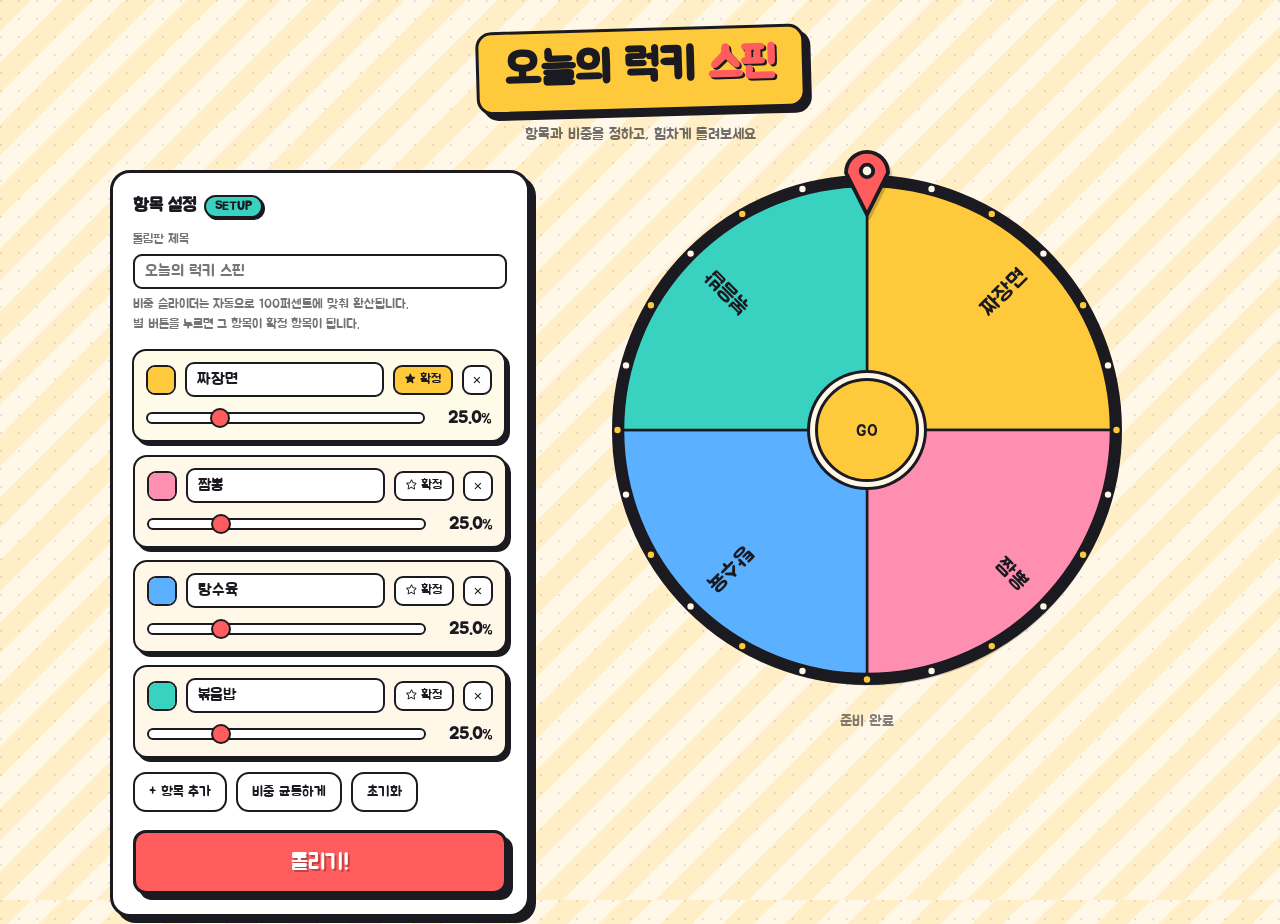
<file: 002.html>
<!DOCTYPE html>
<html lang="ko">
<head>
<meta charset="utf-8">
<meta name="viewport" content="width=device-width, initial-scale=1">
<title>럭키 스핀 · 돌림판</title>
<link rel="preconnect" href="https://fonts.googleapis.com">
<link rel="preconnect" href="https://fonts.gstatic.com" crossorigin>
<link href="https://fonts.googleapis.com/css2?family=Jua&family=Gaegu:wght@700&display=swap" rel="stylesheet">
<style>
:root{
  --ink:#1b1a20;
  --cream:#fff7e8;
  --cream2:#ffeccb;
  --coral:#ff5d5d;
  --yellow:#ffc93c;
  --mint:#39d2c0;
  --sky:#5bb0ff;
  --grape:#a889ff;
  --pink:#ff8fb1;
  --shadow:6px 6px 0 var(--ink);
  --shadow-sm:4px 4px 0 var(--ink);
  --font:'Jua','Apple SD Gothic Neo','Pretendard','Malgun Gothic',sans-serif;
}
*{box-sizing:border-box;margin:0;padding:0}
html,body{height:100%}
body{
  font-family:var(--font);
  color:var(--ink);
  background-color:var(--cream);
  background-image:
    radial-gradient(circle at 1px 1px, rgba(27,26,32,.10) 1px, transparent 0),
    repeating-linear-gradient(135deg, rgba(255,201,60,.20) 0 22px, transparent 22px 44px);
  background-size:18px 18px, auto;
  min-height:100%;
  padding:28px 20px 56px;
  -webkit-font-smoothing:antialiased;
}

/* ── 헤더 ───────────────────────────── */
.brand{text-align:center;margin-bottom:26px}
.brand h1{
  display:inline-block;
  font-size:clamp(28px,4.4vw,44px);
  letter-spacing:-.5px;
  background:var(--yellow);
  border:3px solid var(--ink);
  border-radius:16px;
  padding:10px 26px 12px;
  box-shadow:var(--shadow);
  transform:rotate(-1.6deg);
}
.brand h1 em{font-style:normal;color:var(--coral);text-shadow:2px 2px 0 var(--ink)}
.brand p{margin-top:14px;font-size:15px;opacity:.62}

/* ── 레이아웃 ────────────────────────── */
.layout{
  max-width:1060px;margin:0 auto;
  display:grid;grid-template-columns:minmax(320px,420px) 1fr;
  gap:34px;align-items:start;
  transition:grid-template-columns .5s ease;
}
body.mode-spin .layout{grid-template-columns:0fr 1fr;gap:0}
body.mode-spin .brand p,
body.mode-shared .brand p{display:none}
body.mode-shared .layout{grid-template-columns:1fr;max-width:640px}
body.mode-shared #setup,
body.mode-shared #backBtn{display:none}
body.mode-spin #setup{opacity:0;transform:translateX(-24px) scale(.96);pointer-events:none;visibility:hidden}
#setup{transition:opacity .35s ease, transform .35s ease;min-width:0}

.panel{
  background:#fff;border:3px solid var(--ink);border-radius:20px;
  box-shadow:var(--shadow);padding:22px 20px 20px;
}
.panel h2{
  font-size:18px;display:flex;align-items:center;gap:8px;margin-bottom:4px;
}
.panel h2 .tag{
  font-size:12px;background:var(--mint);border:2px solid var(--ink);
  border-radius:999px;padding:2px 9px;box-shadow:2px 2px 0 var(--ink);
}
.hint{font-size:13px;opacity:.6;margin:6px 0 16px;line-height:1.5}

/* ── 항목 행 ────────────────────────── */
.rows{display:flex;flex-direction:column;gap:12px}
.row{
  border:2.5px solid var(--ink);border-radius:14px;padding:11px 12px 12px;
  background:var(--cream);box-shadow:var(--shadow-sm);
  transition:transform .16s ease, background .16s ease;
}
.row.is-target{background:#fffbe9;transform:translate(-1px,-1px)}
.row-top{display:flex;align-items:center;gap:9px}
.swatch{
  width:30px;height:30px;flex:none;padding:0;border:2.5px solid var(--ink);
  border-radius:9px;cursor:pointer;background:none;overflow:hidden;
}
.swatch::-webkit-color-swatch-wrapper{padding:0}
.swatch::-webkit-color-swatch{border:none;border-radius:5px}
.swatch::-moz-color-swatch{border:none;border-radius:5px}
.name{
  flex:1;min-width:0;font-family:var(--font);font-size:15.5px;color:var(--ink);
  border:2.5px solid var(--ink);border-radius:9px;padding:6px 10px;background:#fff;
}
.name:focus{outline:none;box-shadow:0 0 0 3px var(--yellow)}
.iconbtn{
  width:30px;height:30px;flex:none;border:2.5px solid var(--ink);border-radius:9px;
  background:#fff;cursor:pointer;font-size:15px;line-height:1;color:var(--ink);
  display:grid;place-items:center;transition:background .14s ease,transform .1s ease;
}
.iconbtn:hover{background:var(--coral);color:#fff}
.iconbtn:active{transform:translate(1px,1px)}
.star{font-family:var(--font);font-size:13px;padding:0 10px;width:auto;gap:4px;white-space:nowrap}
.row.is-target .star{background:var(--yellow)}
.row.is-target .star:hover{background:var(--yellow);color:var(--ink)}

.row-bot{display:flex;align-items:center;gap:11px;margin-top:10px}
input[type=range]{
  -webkit-appearance:none;appearance:none;flex:1;height:12px;border-radius:99px;
  border:2.5px solid var(--ink);background:#fff;cursor:pointer;
}
input[type=range]::-webkit-slider-thumb{
  -webkit-appearance:none;width:20px;height:20px;border-radius:50%;
  background:var(--coral);border:2.5px solid var(--ink);cursor:grab;
}
input[type=range]::-moz-range-thumb{
  width:16px;height:16px;border-radius:50%;background:var(--coral);
  border:2.5px solid var(--ink);cursor:grab;
}
.pct{
  font-size:14px;min-width:56px;text-align:right;font-variant-numeric:tabular-nums;
}
.pct b{font-size:17px}

/* ── 버튼 ───────────────────────────── */
.btn{
  font-family:var(--font);font-size:16px;color:var(--ink);cursor:pointer;
  border:3px solid var(--ink);border-radius:13px;padding:11px 18px;background:#fff;
  box-shadow:var(--shadow-sm);transition:transform .1s ease, box-shadow .1s ease, background .16s ease;
}
.btn:hover{background:var(--cream2)}
.btn:active{transform:translate(4px,4px);box-shadow:0 0 0 var(--ink)}
.btn.ghost{box-shadow:none;border-width:2.5px;padding:9px 14px;font-size:14px}
.btn.ghost:active{transform:translate(2px,2px)}
.btn.go{
  width:100%;margin-top:18px;font-size:22px;padding:15px;background:var(--coral);color:#fff;
  box-shadow:var(--shadow);text-shadow:2px 2px 0 rgba(0,0,0,.25);
}
.btn.go:hover{background:#ff4747}
.btn.go:disabled{background:#d9d6cf;color:#8a8780;cursor:not-allowed;text-shadow:none}
.btn.go:disabled:active{transform:none;box-shadow:var(--shadow)}
.toolbar{display:flex;gap:9px;margin-top:14px;flex-wrap:wrap}
.field{display:flex;flex-direction:column;gap:6px;margin:14px 0 2px}
.field span{font-size:13px;opacity:.6}
.field .name{flex:none;width:100%}

.share{display:none;margin-top:2px;max-width:360px;text-align:center}
body.mode-spin .share{display:block}
body.is-spinning .share,
body.mode-shared .share{display:none}
.share .btn{width:100%;background:var(--grape);color:#fff;box-shadow:var(--shadow-sm)}
.share .btn:hover{background:#9575ff}
.share p{font-size:12.5px;opacity:.55;margin-top:8px;line-height:1.55}
.toast{
  position:fixed;left:50%;bottom:26px;transform:translate(-50%,20px);
  background:var(--ink);color:var(--cream);border-radius:12px;padding:11px 20px;
  font-size:14px;box-shadow:var(--shadow-sm);opacity:0;pointer-events:none;z-index:60;
  transition:opacity .25s ease, transform .25s ease;
}
.toast.show{opacity:1;transform:translate(-50%,0)}

/* ── 돌림판 ─────────────────────────── */
.stage{display:flex;flex-direction:column;align-items:center;gap:22px;min-width:0}
.wheel-box{position:relative;width:min(78vw,520px);aspect-ratio:1;flex:none}
.pointer{
  position:absolute;top:-22px;left:50%;transform:translateX(-50%);
  z-index:3;width:clamp(46px,11%,60px);height:auto;overflow:visible;
  filter:drop-shadow(2px 3px 0 rgba(27,26,32,.22));
  transform-origin:50% 22%;
}
body.is-spinning .pointer{animation:tick .12s linear infinite}
@keyframes tick{0%,100%{transform:translateX(-50%) rotate(-6deg)}50%{transform:translateX(-50%) rotate(6deg)}}
.wheel-rot{width:100%;height:100%;will-change:transform}
canvas#wheel{width:100%;height:100%;display:block}
.hub{
  position:absolute;top:50%;left:50%;z-index:4;
  transform:translate(-50%,-50%);
  width:20%;height:20%;border-radius:50%;border:3px solid var(--ink);
  background:var(--yellow);
  box-shadow:0 0 0 5px var(--cream), 0 0 0 8px var(--ink);
  display:grid;place-items:center;font-size:clamp(12px,2.2vw,17px);
  letter-spacing:.5px;cursor:pointer;padding:0;
  transition:transform .12s ease, background .16s ease;
  font-family:var(--font);color:var(--ink);
}
.hub:hover{background:#ffd662}
.hub:active{transform:translate(-50%,-50%) scale(.93)}
.hub:disabled{background:#e8e4da;cursor:default}

/* ── 결과 ───────────────────────────── */
.result{
  display:flex;flex-direction:column;align-items:center;gap:16px;
  opacity:0;transform:translateY(10px) scale(.9);pointer-events:none;
  transition:opacity .3s ease, transform .3s cubic-bezier(.2,1.5,.4,1);
}
.result.show{opacity:1;transform:none;pointer-events:auto}
.ribbon{
  background:var(--mint);border:3px solid var(--ink);border-radius:18px;
  box-shadow:var(--shadow);padding:14px 30px 16px;text-align:center;transform:rotate(-1deg);
}
.ribbon small{display:block;font-size:13px;opacity:.7;letter-spacing:2px}
.ribbon strong{display:block;font-size:clamp(26px,4.6vw,40px);line-height:1.25;margin-top:2px;
  word-break:keep-all;max-width:11em}
.result .toolbar{justify-content:center;margin:0}
.status{font-size:15px;opacity:.55;height:20px}
#confetti{position:fixed;inset:0;pointer-events:none;z-index:50}
.warn{
  font-size:13px;color:#c62828;background:#ffe9e9;border:2px solid #c62828;
  border-radius:10px;padding:7px 10px;margin-top:12px;display:none;
}
.warn.show{display:block}

@media (max-width:900px){
  .layout{grid-template-columns:1fr}
  body.mode-spin .layout{grid-template-columns:1fr}
  body.mode-spin #setup{display:none}
  .wheel-box{width:min(88vw,460px)}
}
</style>
</head>
<body class="mode-setup">

<div class="brand">
  <h1 id="brandTitle">오늘의 <em>럭키 스핀</em></h1>
  <p>항목과 비중을 정하고, 힘차게 돌려보세요</p>
</div>

<div class="layout">
  <!-- 설정 패널 -->
  <section class="panel" id="setup">
    <h2>항목 설정 <span class="tag">SETUP</span></h2>
    <label class="field">
      <span>돌림판 제목</span>
      <input class="name" id="titleInput" type="text" maxlength="24" placeholder="오늘의 럭키 스핀">
    </label>
    <p class="hint">비중 슬라이더는 자동으로 100퍼센트에 맞춰 환산됩니다.<br>별 버튼을 누르면 그 항목이 확정 항목이 됩니다.</p>
    <div class="rows" id="rows"></div>
    <div class="toolbar">
      <button class="btn ghost" id="addBtn">+ 항목 추가</button>
      <button class="btn ghost" id="evenBtn">비중 균등하게</button>
      <button class="btn ghost" id="resetBtn">초기화</button>
    </div>
    <div class="warn" id="warn"></div>
    <button class="btn go" id="spinBtn">돌리기!</button>
  </section>

  <!-- 돌림판 -->
  <section class="stage">
    <div class="wheel-box">
      <svg class="pointer" viewBox="0 0 60 74" aria-hidden="true">
        <path d="M30 70 L8 26 A22 22 0 1 1 52 26 Z" fill="#ff5d5d" stroke="#1b1a20" stroke-width="4" stroke-linejoin="round"/>
        <circle cx="30" cy="24" r="6.5" fill="#fff7e8" stroke="#1b1a20" stroke-width="4"/>
      </svg>
      <div class="wheel-rot" id="rot"><canvas id="wheel"></canvas></div>
      <button class="hub" id="hub">GO</button>
    </div>
    <p class="status" id="status">준비 완료</p>
    <div class="share" id="spinTools">
      <button class="btn" id="shareBtn">공유용 파일 만들기</button>
      <p>지금 설정 그대로 담긴 HTML 파일을 내려받습니다.<br>
         받은 사람에게는 돌림판만 보이고 설정 화면은 나타나지 않습니다.</p>
    </div>
    <div class="result" id="result">
      <div class="ribbon"><small>당첨</small><strong id="winner">-</strong></div>
      <div class="toolbar">
        <button class="btn" id="againBtn">다시 돌리기</button>
        <button class="btn ghost" id="backBtn">설정으로 돌아가기</button>
      </div>
    </div>
  </section>
</div>

<canvas id="confetti"></canvas>
<div class="toast" id="toast"></div>

<script id="shared-config">/* 공유용 파일을 만들 때 이 자리에 설정이 채워집니다. */</script>

<script>
/* ══════════════════════════════════════════════════════
   순수 계산 로직 (외부 검증 대상)
   각도 단위: 도(deg). 12시 방향을 0도로 두고 시계 방향으로 증가.
   ══════════════════════════════════════════════════════ */

/** 항목 목록을 누적 비율에 따른 부채꼴 구간으로 환산한다. */
function computeSegments(items){
  const weights = items.map(it => Math.max(1, Number(it.weight) || 1));
  const total = weights.reduce((a, b) => a + b, 0);
  let acc = 0;
  return items.map((it, i) => {
    const pct = weights[i] / total * 100;
    const start = acc * 3.6;
    acc += pct;
    return { index:i, name:it.name, color:it.color, pct, start, end: acc * 3.6 };
  });
}

/** 확정 항목의 부채꼴 안에서, 경계에 붙지 않는 임의의 정지 지점을 고른다. */
const EDGE_MARGIN = 0.08;
function pickTargetAngle(seg, rnd){
  const span = seg.end - seg.start;
  const inset = span * EDGE_MARGIN;
  return seg.start + inset + rnd() * (span - inset * 2);
}

/** 현재 회전각에서 목표 지점이 포인터에 정확히 오도록 최종 회전각을 계산한다. */
function computeSpin(currentRotation, targetAngle, turns){
  const norm = (((-targetAngle - currentRotation) % 360) + 360) % 360;
  return currentRotation + turns * 360 + norm;
}

/** 특정 회전각일 때 포인터가 가리키는 부채꼴을 찾는다. (검증용) */
function segmentAtPointer(segments, rotation){
  const local = ((-rotation % 360) + 360) % 360;
  for (const s of segments){
    if (local >= s.start && local < s.end) return s;
  }
  return segments[segments.length - 1];
}

if (typeof module !== 'undefined' && module.exports){
  module.exports = { computeSegments, pickTargetAngle, computeSpin, segmentAtPointer };
}
</script>

<script>
(function(){
if (typeof document === 'undefined') return;

const PALETTE = ['#ffc93c','#ff8fb1','#5bb0ff','#39d2c0','#a889ff','#ff9d5c','#9be564','#ff5d5d'];
const DEFAULTS = [
  { name:'짜장면', weight:25 },
  { name:'짬뽕',   weight:25 },
  { name:'탕수육', weight:25 },
  { name:'볶음밥', weight:25 },
];

const DEFAULT_TITLE = '오늘의 럭키 스핀';
let items = [];
let title = DEFAULT_TITLE;
let targetId = null;
let uid = 0;
let rotation = 0;
let spinning = false;

const $ = id => document.getElementById(id);
const rowsEl = $('rows'), warnEl = $('warn'), statusEl = $('status');
const rotEl = $('rot'), hubEl = $('hub'), resultEl = $('result'), winnerEl = $('winner');
const canvas = $('wheel'), ctx = canvas.getContext('2d');
const titleEl = $('brandTitle'), titleInput = $('titleInput');

/** 제목의 마지막 낱말만 강조색으로 표시한다. */
function renderTitle(){
  const t = title.trim() || DEFAULT_TITLE;
  const i = t.lastIndexOf(' ');
  titleEl.textContent = i > 0 ? t.slice(0, i + 1) : '';
  const em = document.createElement('em');
  em.textContent = i > 0 ? t.slice(i + 1) : t;
  titleEl.appendChild(em);
  document.title = t + ' · 돌림판';
}

/* ── 상태 ────────────────────────────── */
function makeItem(name, weight){
  return { id: ++uid, name, weight, color: PALETTE[(uid - 1) % PALETTE.length] };
}
function reset(){
  uid = 0;
  items = DEFAULTS.map(d => makeItem(d.name, d.weight));
  title = DEFAULT_TITLE;
  titleInput.value = '';
  renderTitle();
  targetId = items[0].id;
  rotation = 0;
  rotEl.style.transition = 'none';
  rotEl.style.transform = 'rotate(0deg)';
  renderRows(); draw();
}
function segments(){
  return computeSegments(items.map((it, i) => ({
    name: it.name.trim() || ('항목 ' + (i + 1)),
    weight: it.weight,
    color: it.color,
  })));
}

/* ── 설정 화면 렌더링 ─────────────────── */
function renderRows(){
  const segs = segments();
  rowsEl.innerHTML = '';
  items.forEach((it, i) => {
    const seg = segs[i];
    const row = document.createElement('div');
    row.className = 'row' + (it.id === targetId ? ' is-target' : '');
    row.innerHTML =
      '<div class="row-top">' +
        '<input class="swatch" type="color" value="' + it.color + '" title="색상 변경">' +
        '<input class="name" type="text" maxlength="14" placeholder="항목 ' + (i + 1) + '">' +
        '<button class="iconbtn star" title="확정 항목으로 지정">' +
          (it.id === targetId ? '★ 확정' : '☆ 확정') +
        '</button>' +
        '<button class="iconbtn del" title="삭제">×</button>' +
      '</div>' +
      '<div class="row-bot">' +
        '<input type="range" min="1" max="100" value="' + it.weight + '">' +
        '<span class="pct"><b>' + seg.pct.toFixed(1) + '</b>%</span>' +
      '</div>';

    row.querySelector('.name').value = it.name;
    row.querySelector('.name').addEventListener('input', e => {
      it.name = e.target.value; draw();
    });
    row.querySelector('.swatch').addEventListener('input', e => {
      it.color = e.target.value; draw();
    });
    row.querySelector('input[type=range]').addEventListener('input', e => {
      it.weight = Number(e.target.value);
      refreshPercents(); draw();
    });
    row.querySelector('.star').addEventListener('click', () => {
      targetId = it.id; renderRows(); validate();
    });
    row.querySelector('.del').addEventListener('click', () => {
      if (items.length <= 2){ flashWarn('항목은 2개 이상이어야 합니다.'); return; }
      items = items.filter(x => x.id !== it.id);
      if (targetId === it.id) targetId = items[0].id;
      renderRows(); draw(); validate();
    });
    rowsEl.appendChild(row);
  });
  validate();
}

function refreshPercents(){
  const segs = segments();
  rowsEl.querySelectorAll('.pct b').forEach((el, i) => {
    el.textContent = segs[i].pct.toFixed(1);
  });
}

function validate(){
  const ok = items.length >= 2 && items.some(it => it.id === targetId);
  $('spinBtn').disabled = !ok;
  hubEl.disabled = !ok;
  return ok;
}
let warnTimer = null;
function flashWarn(msg){
  warnEl.textContent = msg;
  warnEl.classList.add('show');
  clearTimeout(warnTimer);
  warnTimer = setTimeout(() => warnEl.classList.remove('show'), 2600);
}

/* ── 돌림판 그리기 ───────────────────── */
const rad = d => d * Math.PI / 180;

function draw(){
  const box = canvas.parentElement.getBoundingClientRect();
  const size = Math.max(240, Math.round(box.width));
  const dpr = window.devicePixelRatio || 1;
  canvas.width = size * dpr;
  canvas.height = size * dpr;
  ctx.setTransform(dpr, 0, 0, dpr, 0, 0);
  ctx.clearRect(0, 0, size, size);

  const c = size / 2;
  const R = c - 16;          // 부채꼴 반지름
  const rimW = 11;           // 테두리 링 두께
  const segs = segments();

  ctx.save();
  ctx.translate(c, c);

  // 그림자
  ctx.save();
  ctx.beginPath();
  ctx.arc(3, 6, R + rimW / 2, 0, Math.PI * 2);
  ctx.fillStyle = 'rgba(27,26,32,.18)';
  ctx.fill();
  ctx.restore();

  // 부채꼴
  segs.forEach(s => {
    ctx.beginPath();
    ctx.moveTo(0, 0);
    ctx.arc(0, 0, R, rad(s.start - 90), rad(s.end - 90));
    ctx.closePath();
    ctx.fillStyle = s.color;
    ctx.fill();
    ctx.lineWidth = 2.5;
    ctx.strokeStyle = '#1b1a20';
    ctx.stroke();
  });

  // 라벨
  const hubR = size * 0.10 + 8;              // 허브와 바깥 링이 차지하는 반경
  const fontName = getComputedStyle(document.body).fontFamily;
  const baseFs = Math.min(size * 0.042, 22);
  const outerX = R - 22;                     // 글자가 끝나는 지점
  const maxW = outerX - hubR - 6;

  segs.forEach(s => {
    const span = s.end - s.start;
    const mid = (s.start + s.end) / 2;
    const half = rad(Math.min(span, 180) / 2);

    // 이름이 길면 말줄임표로 잘라낸다.
    let label = s.name;
    ctx.font = baseFs + 'px ' + fontName;
    if (ctx.measureText(label).width > maxW){
      while (label.length > 1 && ctx.measureText(label + '…').width > maxW){
        label = label.slice(0, -1);
      }
      label += '…';
    }

    // 부채꼴이 좁을수록 글자가 놓일 세로 여유가 줄어든다.
    // 글자 폭에 따라 시작 반경이 달라지므로, 몇 차례 되풀이하며 실제 여유에 맞는 크기를 찾는다.
    let fs = baseFs;
    for (let i = 0; i < 4; i++){
      ctx.font = fs + 'px ' + fontName;
      const inner = Math.max(hubR + 4, outerX - ctx.measureText(label).width);
      const room = 2 * inner * Math.sin(half);
      const next = Math.min(baseFs, room * 0.72);
      const settled = Math.abs(next - fs) < 0.3;
      fs = next;
      if (settled) break;
    }

    // 글자가 알아볼 수 없을 만큼 작아지면 아예 그리지 않는다.
    if (fs < 10) return;

    ctx.save();
    ctx.rotate(rad(mid - 90));
    ctx.font = fs + 'px ' + fontName;
    ctx.textAlign = 'right';
    ctx.textBaseline = 'middle';
    ctx.fillStyle = '#1b1a20';
    ctx.fillText(label, outerX, 0);
    ctx.restore();
  });

  // 테두리 링과 전구
  ctx.beginPath();
  ctx.arc(0, 0, R + rimW / 2, 0, Math.PI * 2);
  ctx.lineWidth = rimW;
  ctx.strokeStyle = '#1b1a20';
  ctx.stroke();

  const bulbs = 24;
  for (let i = 0; i < bulbs; i++){
    const a = rad(i * (360 / bulbs) - 90);
    const bx = Math.cos(a) * (R + rimW / 2);
    const by = Math.sin(a) * (R + rimW / 2);
    ctx.beginPath();
    ctx.arc(bx, by, rimW * 0.29, 0, Math.PI * 2);
    ctx.fillStyle = i % 2 ? '#fff7e8' : '#ffc93c';
    ctx.fill();
  }
  ctx.restore();
}

/* ── 회전 ───────────────────────────── */
function spin(){
  if (spinning || !validate()) return;
  const segs = segments();
  const target = segs[items.findIndex(it => it.id === targetId)];
  if (!target) return;

  spinning = true;
  document.body.classList.add('mode-spin', 'is-spinning');
  document.body.classList.remove('mode-setup');
  resultEl.classList.remove('show');
  statusEl.textContent = '돌리는 중…';
  hubEl.disabled = true;

  const angle = pickTargetAngle(target, Math.random);
  const turns = 5 + Math.floor(Math.random() * 3);      // 5~7바퀴
  const duration = 4.6 + Math.random();                 // 4.6~5.6초
  rotation = computeSpin(rotation, angle, turns);

  // 레이아웃 전환이 끝난 뒤 회전을 시작하여 캔버스 크기 변화와 겹치지 않게 한다.
  requestAnimationFrame(() => {
    draw();
    requestAnimationFrame(() => {
      rotEl.style.transition = 'transform ' + duration + 's cubic-bezier(.12,.72,.16,1)';
      rotEl.style.transform = 'rotate(' + rotation + 'deg)';
    });
  });

  const finish = () => {
    rotEl.removeEventListener('transitionend', finish);
    clearTimeout(fallback);
    spinning = false;
    hubEl.disabled = false;
    document.body.classList.remove('is-spinning');
    const landed = segmentAtPointer(segments(), rotation);
    winnerEl.textContent = landed.name;
    statusEl.textContent = '결과가 나왔습니다';
    resultEl.classList.add('show');
    burstConfetti();
  };
  rotEl.addEventListener('transitionend', finish);
  const fallback = setTimeout(finish, duration * 1000 + 700);
}

function backToSetup(){
  if (spinning) return;
  document.body.classList.add('mode-setup');
  document.body.classList.remove('mode-spin');
  resultEl.classList.remove('show');
  statusEl.textContent = '준비 완료';
  hubEl.disabled = false;
  requestAnimationFrame(() => setTimeout(draw, 380));
}

/* ── 색종이 ─────────────────────────── */
const cc = $('confetti'), cctx = cc.getContext('2d');
let pieces = [], confAnim = null;
function burstConfetti(){
  cc.width = innerWidth; cc.height = innerHeight;
  const colors = PALETTE.concat(['#fff7e8']);
  pieces = Array.from({ length: 140 }, () => ({
    x: innerWidth / 2 + (Math.random() - .5) * innerWidth * .5,
    y: innerHeight * .3 + (Math.random() - .5) * 120,
    vx: (Math.random() - .5) * 11,
    vy: -6 - Math.random() * 9,
    w: 7 + Math.random() * 8,
    h: 9 + Math.random() * 10,
    rot: Math.random() * Math.PI,
    vr: (Math.random() - .5) * .3,
    color: colors[Math.floor(Math.random() * colors.length)],
    life: 0,
  }));
  cancelAnimationFrame(confAnim);
  step();
}
function step(){
  cctx.clearRect(0, 0, cc.width, cc.height);
  let alive = 0;
  pieces.forEach(p => {
    p.life++;
    p.vy += 0.34;
    p.vx *= 0.995;
    p.x += p.vx; p.y += p.vy; p.rot += p.vr;
    if (p.y < cc.height + 40){
      alive++;
      cctx.save();
      cctx.translate(p.x, p.y);
      cctx.rotate(p.rot);
      cctx.fillStyle = p.color;
      cctx.strokeStyle = 'rgba(27,26,32,.55)';
      cctx.lineWidth = 1.4;
      cctx.fillRect(-p.w / 2, -p.h / 2, p.w, p.h);
      cctx.strokeRect(-p.w / 2, -p.h / 2, p.w, p.h);
      cctx.restore();
    }
  });
  if (alive) confAnim = requestAnimationFrame(step);
  else cctx.clearRect(0, 0, cc.width, cc.height);
}

/* ── 공유 ───────────────────────────── */
const encodeConfig = obj =>
  btoa(Array.from(new TextEncoder().encode(JSON.stringify(obj)))
    .map(b => String.fromCharCode(b)).join(''));
const decodeConfig = str =>
  JSON.parse(new TextDecoder().decode(
    Uint8Array.from(atob(str), ch => ch.charCodeAt(0))));

function currentConfig(){
  return {
    v: 1,
    title: title.trim() || DEFAULT_TITLE,
    target: items.findIndex(it => it.id === targetId),
    items: items.map((it, i) => ({
      n: it.name.trim() || ('항목 ' + (i + 1)),
      w: it.weight,
      c: it.color,
    })),
  };
}

/** 현재 페이지를 복제하고 설정을 심어, 그 자체로 완결된 공유용 HTML을 만든다. */
function buildSharedHtml(){
  const clone = document.documentElement.cloneNode(true);
  clone.querySelector('#rows').innerHTML = '';
  clone.querySelector('#rot').removeAttribute('style');
  clone.querySelector('#result').className = 'result';
  clone.querySelector('#warn').className = 'warn';
  clone.querySelector('#toast').className = 'toast';
  clone.querySelector('#winner').textContent = '-';
  clone.querySelector('#titleInput').removeAttribute('value');
  clone.querySelectorAll('[disabled]').forEach(el => el.removeAttribute('disabled'));
  clone.querySelector('#shared-config').textContent =
    'window.__SHARED__=' + JSON.stringify(encodeConfig(currentConfig())) + ';';
  return '<!DOCTYPE html>\n' + clone.outerHTML;
}

function downloadShared(){
  if (!validate()){ flashWarn('항목과 확정 항목을 먼저 설정해 주세요.'); return; }
  const blob = new Blob([buildSharedHtml()], { type: 'text/html;charset=utf-8' });
  const url = URL.createObjectURL(blob);
  const a = document.createElement('a');
  a.href = url;
  a.download = '럭키스핀.html';
  document.body.appendChild(a);
  a.click();
  a.remove();
  setTimeout(() => URL.revokeObjectURL(url), 2000);
  toast('공유용 파일을 내려받았습니다');
}

/** 공유용 파일 또는 주소 해시에 담긴 설정을 읽는다. */
function readShared(){
  let raw = window.__SHARED__ || null;
  if (!raw && location.hash.startsWith('#c=')) raw = decodeURIComponent(location.hash.slice(3));
  if (!raw) return null;
  try {
    const cfg = decodeConfig(raw);
    if (!cfg || !Array.isArray(cfg.items) || cfg.items.length < 2) return null;
    return cfg;
  } catch (e) { return null; }
}

function applyShared(cfg){
  uid = 0;
  items = cfg.items.map(o => {
    const it = makeItem(o.n, Math.max(1, Number(o.w) || 1));
    if (typeof o.c === 'string') it.color = o.c;
    return it;
  });
  const ti = Math.min(Math.max(0, cfg.target | 0), items.length - 1);
  targetId = items[ti].id;
  title = typeof cfg.title === 'string' && cfg.title.trim() ? cfg.title : DEFAULT_TITLE;
  titleInput.value = title === DEFAULT_TITLE ? '' : title;
  renderTitle();
  renderRows();
  document.body.classList.add('mode-shared', 'mode-spin');
  document.body.classList.remove('mode-setup');
  statusEl.textContent = '가운데 버튼을 눌러 돌려보세요';
  requestAnimationFrame(draw);
}

let toastTimer = null;
function toast(msg){
  const el = $('toast');
  el.textContent = msg;
  el.classList.add('show');
  clearTimeout(toastTimer);
  toastTimer = setTimeout(() => el.classList.remove('show'), 2400);
}

/* ── 이벤트 연결 ─────────────────────── */
$('addBtn').addEventListener('click', () => {
  if (items.length >= 12){ flashWarn('항목은 최대 12개까지 추가할 수 있습니다.'); return; }
  items.push(makeItem('', 20));
  renderRows(); draw();
  const last = rowsEl.lastElementChild.querySelector('.name');
  last.focus();
});
$('evenBtn').addEventListener('click', () => {
  items.forEach(it => it.weight = 20);
  renderRows(); draw();
});
$('resetBtn').addEventListener('click', reset);
$('spinBtn').addEventListener('click', spin);
hubEl.addEventListener('click', spin);
$('againBtn').addEventListener('click', spin);
$('backBtn').addEventListener('click', backToSetup);
$('shareBtn').addEventListener('click', downloadShared);
titleInput.addEventListener('input', e => { title = e.target.value; renderTitle(); });
addEventListener('resize', () => { draw(); cc.width = innerWidth; cc.height = innerHeight; });

reset();
const sharedCfg = readShared();
if (sharedCfg) applyShared(sharedCfg);
if (document.fonts && document.fonts.ready) document.fonts.ready.then(draw);
})();
</script>
</body>
</html>
</file>
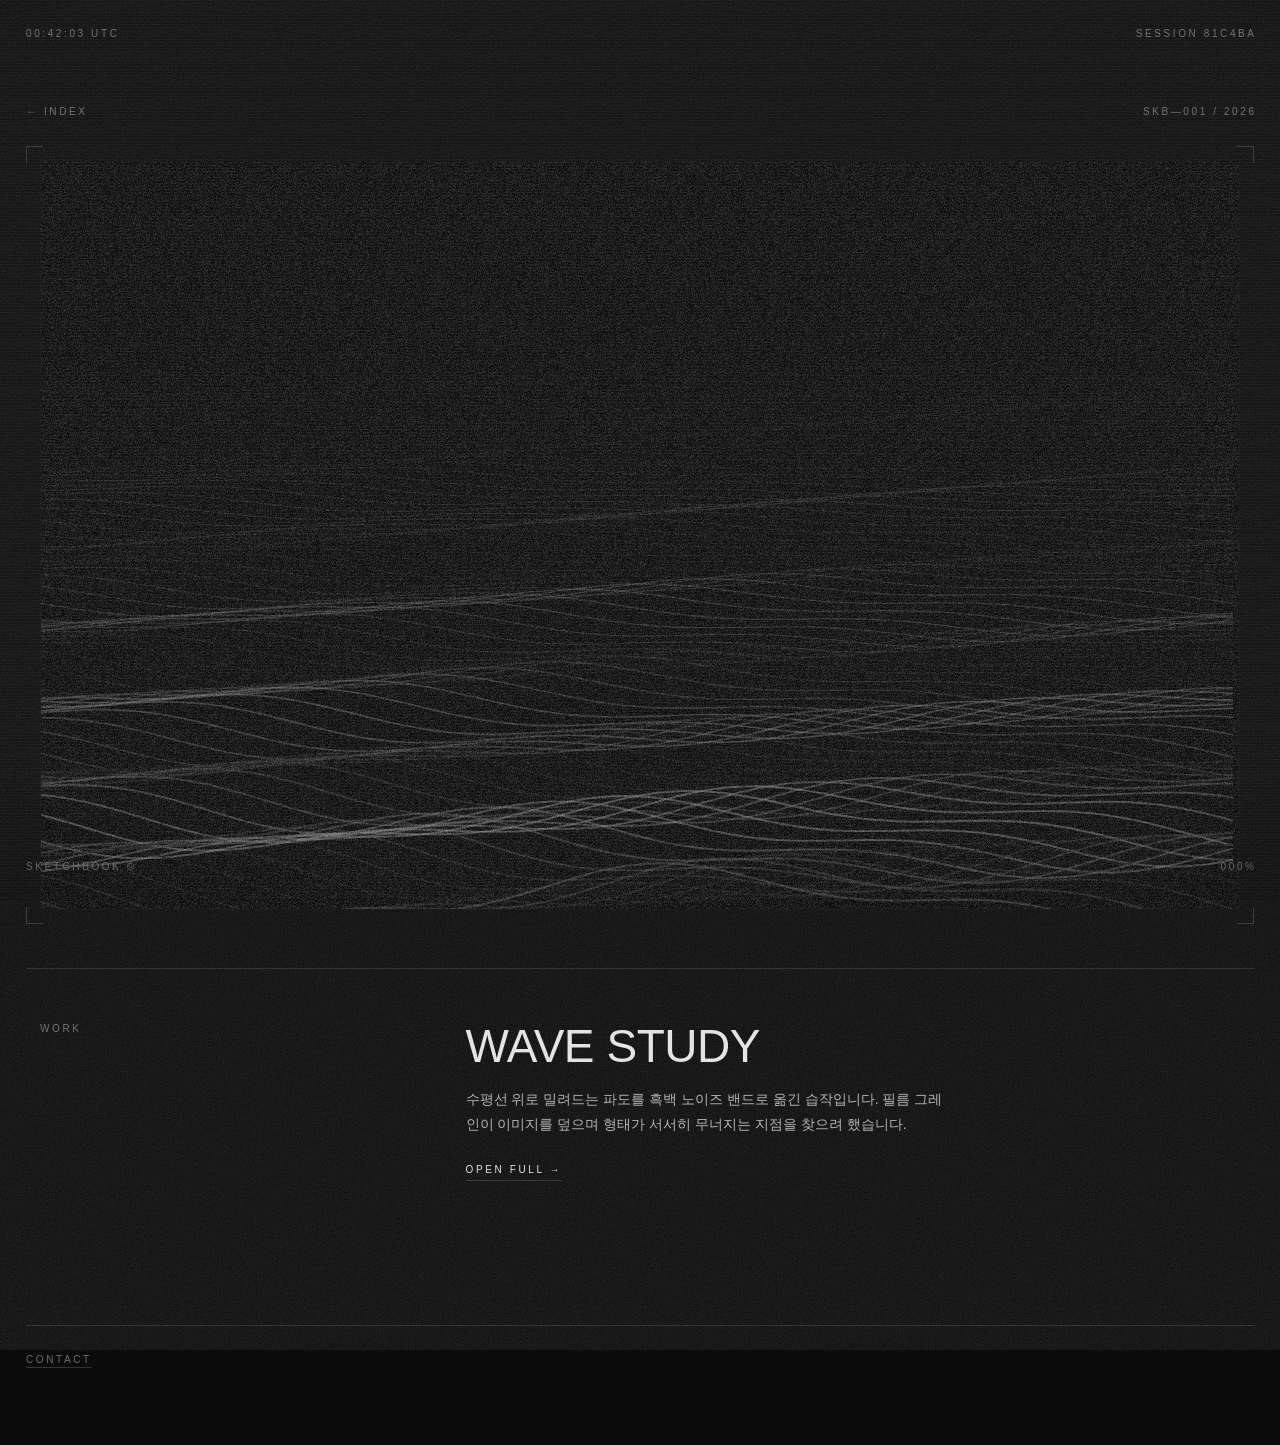
<file: work.html>
<!doctype html>
<html lang="en">
<head>
  <meta charset="utf-8">
  <meta name="viewport" content="width=device-width, initial-scale=1">
  <title>SKETCHBOOK</title>
  <link rel="stylesheet" href="assets/style.css">
</head>
<body>

  <div class="fx" aria-hidden="true">
    <div class="fx__grain"></div>
    <div class="fx__scan"></div>
    <div class="fx__vig"></div>
    <div class="fx__flicker"></div>
  </div>

  <div class="cursor" id="cursor" aria-hidden="true">
    <i class="cursor__x"></i>
    <i class="cursor__y"></i>
    <i class="cursor__dot"></i>
    <span class="cursor__label"></span>
  </div>

  <div class="hud" aria-hidden="true">
    <span class="hud__tl" id="hud-time">--:--:-- UTC</span>
    <span class="hud__tr" id="hud-session">SESSION ------</span>
    <span class="hud__bl">SKETCHBOOK &copy;</span>
    <span class="hud__br" id="hud-scroll">000%</span>
  </div>

  <main class="page">
    <div class="detail">

      <nav class="detail__nav">
        <a href="index.html" data-cursor="BACK">&larr; index</a>
        <span id="caption-id">SKB&mdash;000</span>
      </nav>

      <div class="stage" id="stage">
        <i class="mark"></i>
        <div class="stage__box" id="stage-box">
          <div class="stage__loading">ESTABLISHING CONNECTION&hellip;</div>
        </div>
      </div>

      <section class="caption">
        <div class="caption__id">WORK</div>
        <div>
          <h2 id="caption-title">&nbsp;</h2>
          <p id="caption-desc"></p>
          <a class="caption__open" id="caption-open" href="#" target="_blank" rel="noopener" data-cursor="FULL">open full &rarr;</a>
        </div>
      </section>

      <footer class="foot">
        <a id="contact" href="#">CONTACT</a>
      </footer>

    </div>
  </main>

  <script src="works.js"></script>
  <script src="assets/app.js"></script>
  <script>
    (function () {
      var el = document.getElementById("contact");
      if (el && typeof CONTACT !== "undefined") {
        el.textContent = CONTACT.label;
        el.setAttribute("href", CONTACT.href);
        el.setAttribute("data-cursor", "MAIL");
      }
    })();
  </script>
</body>
</html>
</file>
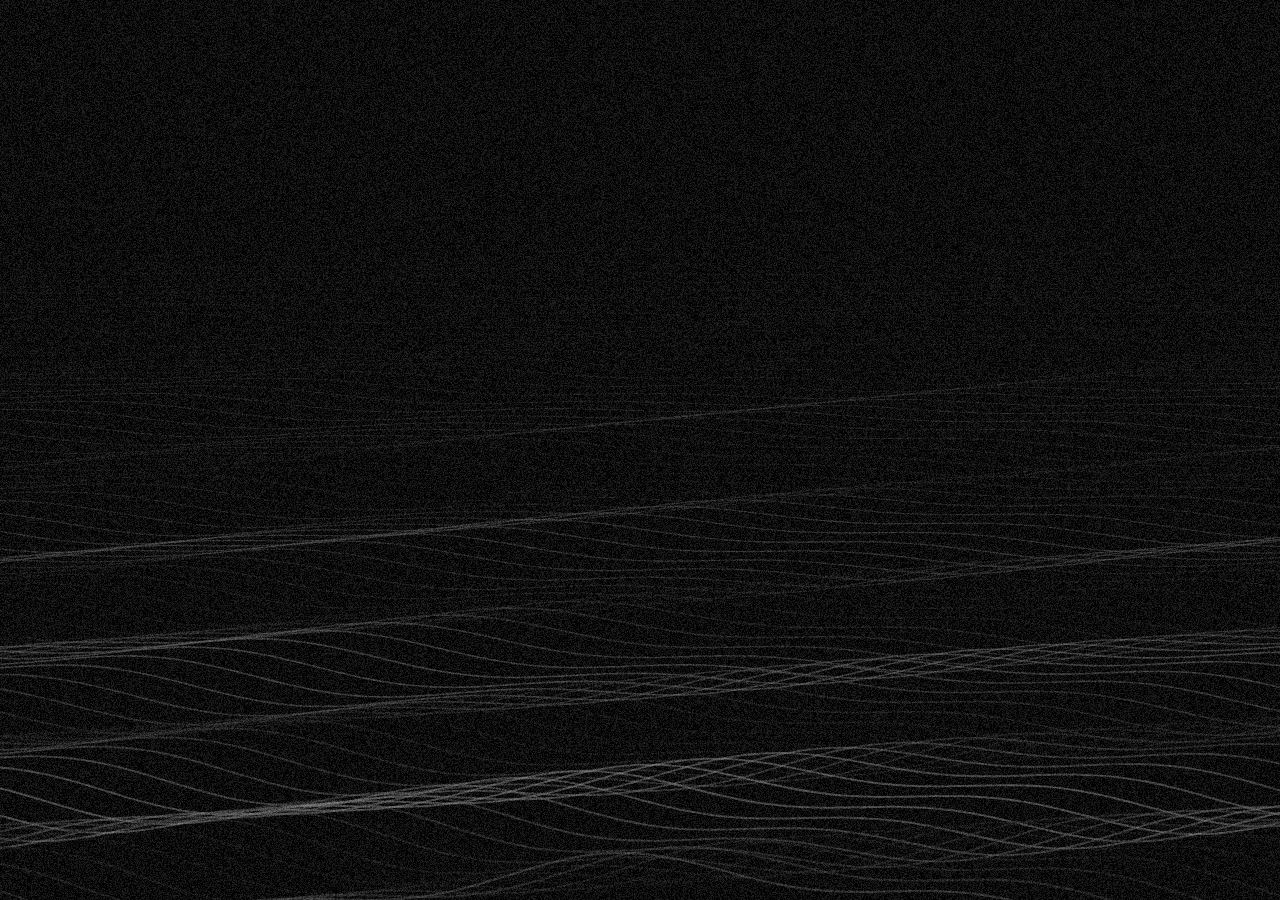
<file: works/001.html>
<!doctype html>
<html lang="en">
<head>
  <meta charset="utf-8">
  <meta name="viewport" content="width=device-width, initial-scale=1">
  <title>WAVE STUDY</title>
  <style>
    html, body { margin: 0; height: 100%; background: #0b0b0b; overflow: hidden; }
    canvas { display: block; width: 100%; height: 100%; }
  </style>
</head>
<body>
  <canvas id="c"></canvas>
  <script>
    var c = document.getElementById("c");
    var ctx = c.getContext("2d");
    var t = 0;

    function resize() {
      c.width = c.clientWidth;
      c.height = c.clientHeight;
    }
    window.addEventListener("resize", resize);
    resize();

    function draw() {
      var w = c.width, h = c.height;
      ctx.fillStyle = "#0b0b0b";
      ctx.fillRect(0, 0, w, h);

      for (var i = 0; i < 90; i++) {
        var p = i / 90;
        var y = h * 0.28 + p * h * 0.72;
        var amp = 3 + p * 26;
        var light = Math.round(30 + p * 130 * (0.5 + 0.5 * Math.sin(t * 0.6 + i * 0.35)));
        ctx.strokeStyle = "rgba(" + light + "," + light + "," + light + ",0.5)";
        ctx.lineWidth = 0.6 + p * 1.6;
        ctx.beginPath();
        for (var x = 0; x <= w; x += 8) {
          var yy = y + Math.sin(x * 0.006 + t + i * 0.5) * amp
                     + Math.sin(x * 0.017 - t * 1.4 + i) * amp * 0.4;
          x === 0 ? ctx.moveTo(x, yy) : ctx.lineTo(x, yy);
        }
        ctx.stroke();
      }

      var img = ctx.getImageData(0, 0, w, h);
      var d = img.data;
      for (var k = 0; k < d.length; k += 4) {
        var n = (Math.random() - 0.5) * 46;
        d[k] += n; d[k + 1] += n; d[k + 2] += n;
      }
      ctx.putImageData(img, 0, 0);

      t += 0.012;
      requestAnimationFrame(draw);
    }
    draw();
  </script>
</body>
</html>
</file>
<file: assets/style.css>
/* ============================================================
   SKETCHBOOK — 스타일
   완전 무채색. 색을 바꾸실 일이 있다면 아래 :root 값만 만지시면 됩니다.
   ============================================================ */

:root {
  --bg:        #0b0b0b;
  --bg-soft:   #141414;
  --fg:        #e8e8e8;
  --fg-dim:    #6f6f6f;
  --fg-faint:  #333333;
  --line:      rgba(255, 255, 255, 0.13);
  --line-soft: rgba(255, 255, 255, 0.06);

  --font-display: "Helvetica Neue", Helvetica, Arial, "Noto Sans KR", sans-serif;
  /* 잔글씨(시각, 세션 코드, 캡션 등)용. 로고와 같은 산세리프를 작게, 자간을 넓게 씁니다 */
  --font-micro: "Helvetica Neue", Helvetica, Arial, "Noto Sans KR", sans-serif;
  --track: 0.26em;

  --pad: clamp(14px, 2.2vw, 26px);
  --hud: 10px;
}

* { box-sizing: border-box; margin: 0; padding: 0; }

html { -webkit-text-size-adjust: 100%; }

body {
  background: var(--bg);
  color: var(--fg);
  font-family: var(--font-display);
  font-size: 14px;
  line-height: 1.5;
  overflow-x: hidden;
  -webkit-font-smoothing: antialiased;
}

::selection { background: var(--fg); color: var(--bg); }
::-moz-selection { background: var(--fg); color: var(--bg); }

a { color: inherit; text-decoration: none; }

img { display: block; max-width: 100%; }


/* ─── 질감 레이어 ─────────────────────────────────────────── */

.fx { position: fixed; inset: 0; pointer-events: none; z-index: 90; }

.fx__grain {
  position: absolute;
  top: -50%; left: -50%;
  width: 200%; height: 200%;
  background-image: url("data:image/svg+xml,%3Csvg xmlns='http://www.w3.org/2000/svg' width='260' height='260'%3E%3Cfilter id='n'%3E%3CfeTurbulence type='fractalNoise' baseFrequency='0.85' numOctaves='4' stitchTiles='stitch'/%3E%3C/filter%3E%3Crect width='100%25' height='100%25' filter='url(%23n)'/%3E%3C/svg%3E");
  background-size: 260px 260px;
  opacity: 0.16;
  animation: grain 900ms steps(1) infinite;
}

@keyframes grain {
  0%   { transform: translate(0, 0); }
  12%  { transform: translate(-6%, -4%); }
  25%  { transform: translate(4%, -7%); }
  37%  { transform: translate(-8%, 3%); }
  50%  { transform: translate(7%, 6%); }
  62%  { transform: translate(-3%, 8%); }
  75%  { transform: translate(6%, -3%); }
  87%  { transform: translate(-5%, -6%); }
  100% { transform: translate(0, 0); }
}

.fx__scan {
  position: absolute; inset: 0;
  background: repeating-linear-gradient(
    to bottom,
    rgba(255, 255, 255, 0.028) 0px,
    rgba(255, 255, 255, 0.028) 1px,
    transparent 1px,
    transparent 3px
  );
}

.fx__vig {
  position: absolute; inset: 0;
  background: radial-gradient(130% 100% at 50% 45%, transparent 55%, rgba(0, 0, 0, 0.6) 100%);
}

.fx__flicker {
  position: absolute; inset: 0;
  background: #ffffff;
  opacity: 0;
  animation: flicker 23s linear infinite;
}

@keyframes flicker {
  0%, 71.4%, 100% { opacity: 0; }
  71.5% { opacity: 0.035; }
  71.7% { opacity: 0; }
  71.9% { opacity: 0.022; }
  72.1% { opacity: 0; }
}

@media (prefers-reduced-motion: reduce) {
  .fx__grain, .fx__flicker { animation: none; }
}


/* ─── 십자선 커서 ─────────────────────────────────────────── */

.cursor { display: none; }

@media (hover: hover) and (pointer: fine) {
  body.cursor-on,
  body.cursor-on a,
  body.cursor-on .card { cursor: none; }

  .cursor {
    display: block;
    position: fixed; inset: 0;
    pointer-events: none;
    z-index: 95;
    opacity: 0;
    transition: opacity 300ms ease;
  }
  .cursor.is-on { opacity: 1; }

  .cursor__x, .cursor__y {
    position: absolute;
    background: rgba(255, 255, 255, 0.22);
  }
  .cursor__x { left: 0; width: 100%; height: 1px; }
  .cursor__y { top: 0; height: 100%; width: 1px; }

  .cursor__dot {
    position: absolute;
    width: 5px; height: 5px;
    margin: -2px 0 0 -2px;
    background: var(--fg);
  }

  .cursor__label {
    position: absolute;
    margin: 12px 0 0 14px;
    font-family: var(--font-micro);
    font-size: var(--hud);
    letter-spacing: var(--track);
    color: var(--fg);
    white-space: nowrap;
    opacity: 0;
    transition: opacity 160ms ease;
  }
  .cursor.is-hot .cursor__label { opacity: 1; }
  .cursor.is-hot .cursor__x,
  .cursor.is-hot .cursor__y { background: rgba(255, 255, 255, 0.45); }
}


/* ─── 네 귀퉁이 HUD ───────────────────────────────────────── */

.hud {
  position: fixed; inset: 0;
  pointer-events: none;
  z-index: 80;
  font-family: var(--font-micro);
  font-size: var(--hud);
  letter-spacing: var(--track);
  color: var(--fg-dim);
  text-transform: uppercase;
}

.hud span { position: absolute; padding: var(--pad); }
.hud__tl { top: 0; left: 0; }
.hud__tr { top: 0; right: 0; }
.hud__bl { bottom: 0; left: 0; }
.hud__br { bottom: 0; right: 0; }

@media (max-width: 640px) {
  .hud__tr, .hud__bl { display: none; }
}


/* ─── 부팅 시퀀스 ─────────────────────────────────────────── */

.boot {
  position: fixed; inset: 0;
  z-index: 100;
  background: var(--bg);
  display: flex;
  align-items: center;
  justify-content: center;
  font-family: var(--font-micro);
  font-size: 11px;
  letter-spacing: var(--track);
  color: var(--fg-dim);
  transition: opacity 700ms ease;
}
.boot.is-done { opacity: 0; pointer-events: none; }

.boot p {
  opacity: 0;
  white-space: nowrap;
  text-transform: uppercase;
}
.boot p.is-in { opacity: 1; }
.boot p:last-child { color: var(--fg); }


/* ─── 페이지 골격 ─────────────────────────────────────────── */

.page {
  position: relative;
  z-index: 10;
  padding: calc(var(--pad) * 2.6) var(--pad) calc(var(--pad) * 3);
  opacity: 0;
  transition: opacity 1200ms ease;
}
.page.is-in { opacity: 1; }

.masthead {
  padding: clamp(30px, 9vh, 110px) 0 clamp(34px, 7vh, 90px);
  border-bottom: 1px solid var(--line);
  margin-bottom: clamp(26px, 4vw, 56px);
}

.logo {
  font-family: var(--font-display);
  font-weight: 400;
  font-size: clamp(44px, 13.5vw, 210px);
  line-height: 0.86;
  letter-spacing: -0.015em;
  text-transform: uppercase;
}

.masthead__meta {
  margin-top: clamp(16px, 2.4vw, 30px);
  font-family: var(--font-micro);
  font-size: var(--hud);
  letter-spacing: var(--track);
  color: var(--fg-dim);
  text-transform: uppercase;
}


/* ─── 갤러리 그리드 ───────────────────────────────────────── */

.grid {
  display: grid;
  grid-template-columns: repeat(2, 1fr);
  gap: clamp(30px, 5vw, 92px) clamp(18px, 3vw, 48px);
  align-items: start;
}

/* 오른쪽 열을 아래로 밀어 어긋나게 둡니다 */
.grid > *:nth-child(2n + 2) { margin-top: clamp(28px, 7vw, 120px); }

.card {
  display: block;
  opacity: 0;
  transform: translateY(calc(16px + var(--shift, 0px)));
  transition: opacity 900ms ease, transform 900ms ease;
  will-change: transform;
}
.card.is-in { opacity: 1; transform: translateY(var(--shift, 0px)); }

.card__frame {
  position: relative;
  overflow: hidden;
  background: var(--bg-soft);
  aspect-ratio: 16 / 10;
  border: 1px solid var(--line-soft);
}

/* 작업물 화면을 그대로 축소한 미리보기 */
.card__shot {
  position: absolute;
  inset: 0;
  overflow: hidden;
  background: var(--bg-soft);
  filter: grayscale(1) contrast(1.12) brightness(1.05);
  transform: scale(1.02);
  transition: filter 700ms ease, transform 1600ms cubic-bezier(0.16, 1, 0.3, 1);
}
.card:hover .card__shot { filter: grayscale(1) contrast(1.18) brightness(1.28); transform: scale(1.06); }

.card__shot iframe {
  width: 1440px;
  height: 900px;
  border: 0;
  display: block;
  transform-origin: 0 0;
  transform: scale(var(--s, 0.3));
  pointer-events: none;
  opacity: 0;
  transition: opacity 800ms ease;
}
.card__shot.is-ready iframe { opacity: 1; }

.card__img {
  width: 100%; height: 100%;
  object-fit: cover;
  filter: grayscale(1) contrast(1.1) brightness(0.95);
  transform: scale(1.02);
  transition: filter 700ms ease, transform 1600ms cubic-bezier(0.16, 1, 0.3, 1);
}
.card:hover .card__img { filter: grayscale(1) contrast(1.14) brightness(1.02); transform: scale(1.06); }

/* 마우스를 올렸을 때만 드러나는 제목 */
.card__title {
  position: absolute;
  left: 0; right: 0; bottom: 0;
  background: var(--fg);
  color: var(--bg);
  padding: 9px 12px 10px;
  font-size: clamp(12px, 1.15vw, 17px);
  letter-spacing: 0.01em;
  text-transform: uppercase;
  transform: translateY(101%);
  transition: transform 520ms cubic-bezier(0.16, 1, 0.3, 1);
}
.card:hover .card__title { transform: translateY(0); }

.card__meta {
  display: flex;
  justify-content: space-between;
  margin-top: 10px;
  font-family: var(--font-micro);
  font-size: var(--hud);
  letter-spacing: var(--track);
  text-transform: uppercase;
  color: var(--fg-dim);
}
.card:hover .card__meta { color: var(--fg); }

.grid__empty {
  grid-column: 1 / -1;
  font-family: var(--font-micro);
  font-size: 11px;
  letter-spacing: var(--track);
  text-transform: uppercase;
  color: var(--fg-dim);
  padding: 60px 0;
}

@media (max-width: 720px) {
  .grid { grid-template-columns: 1fr; }
  .grid > * { margin-top: 0 !important; }
}


/* ─── 하단 연락처 ─────────────────────────────────────────── */

.foot {
  margin-top: clamp(70px, 16vh, 190px);
  padding-top: var(--pad);
  border-top: 1px solid var(--line);
  font-family: var(--font-micro);
  font-size: var(--hud);
  letter-spacing: var(--track);
  text-transform: uppercase;
  color: var(--fg-dim);
}
.foot a { border-bottom: 1px solid var(--fg-faint); padding-bottom: 2px; }
.foot a:hover { color: var(--fg); border-bottom-color: var(--fg); }


/* ─── 상세 화면 ───────────────────────────────────────────── */

.detail { max-width: 1280px; margin: 0 auto; }

.detail__nav {
  display: flex;
  justify-content: space-between;
  padding: clamp(16px, 4vh, 48px) 0 clamp(18px, 3vh, 34px);
  font-family: var(--font-micro);
  font-size: var(--hud);
  letter-spacing: var(--track);
  color: var(--fg-dim);
  text-transform: uppercase;
}
.detail__nav a:hover { color: var(--fg); }

/* 크롭 마크를 두른 실행 영역 */
.stage {
  position: relative;
  padding: 14px;
}
.stage::before, .stage::after,
.stage > .mark::before, .stage > .mark::after {
  content: "";
  position: absolute;
  width: 16px; height: 16px;
  border: 1px solid var(--fg-faint);
}
.stage::before { top: 0; left: 0; border-right: 0; border-bottom: 0; }
.stage::after  { top: 0; right: 0; border-left: 0; border-bottom: 0; }
.stage > .mark::before { bottom: 0; left: 0; border-right: 0; border-top: 0; }
.stage > .mark::after  { bottom: 0; right: 0; border-left: 0; border-top: 0; }

.stage__box {
  position: relative;
  background: #000;
  border: 1px solid var(--line-soft);
  aspect-ratio: 16 / 10;
}

.stage__box iframe {
  width: 100%; height: 100%;
  border: 0;
  display: block;
  opacity: 0;
  transition: opacity 900ms ease;
}
.stage__box.is-ready iframe { opacity: 1; }

.stage__loading {
  position: absolute; inset: 0;
  display: flex;
  align-items: center;
  justify-content: center;
  font-family: var(--font-micro);
  font-size: 11px;
  letter-spacing: var(--track);
  color: var(--fg-dim);
  animation: blink 1.4s steps(2) infinite;
}
.stage__box.is-ready .stage__loading { display: none; }

@keyframes blink { 0%, 100% { opacity: 1; } 50% { opacity: 0.25; } }

.caption {
  display: grid;
  grid-template-columns: 1fr 2fr;
  gap: clamp(18px, 3vw, 60px);
  padding: clamp(26px, 4vw, 56px) 14px 0;
  border-top: 1px solid var(--line);
  margin-top: clamp(24px, 3.5vw, 46px);
}

.caption__id {
  font-family: var(--font-micro);
  font-size: var(--hud);
  letter-spacing: var(--track);
  color: var(--fg-dim);
}

.caption h2 {
  font-weight: 400;
  font-size: clamp(22px, 3.6vw, 46px);
  line-height: 1.1;
  letter-spacing: -0.01em;
  text-transform: uppercase;
}

.caption p {
  margin-top: 16px;
  max-width: 62ch;
  color: #b4b4b4;
  font-size: 14px;
  line-height: 1.75;
}

.caption__open {
  display: inline-block;
  margin-top: 26px;
  font-family: var(--font-micro);
  font-size: var(--hud);
  letter-spacing: var(--track);
  text-transform: uppercase;
  border-bottom: 1px solid var(--fg-faint);
  padding-bottom: 3px;
}
.caption__open:hover { border-bottom-color: var(--fg); }

@media (max-width: 700px) {
  .caption { grid-template-columns: 1fr; }
  .stage__box { aspect-ratio: 4 / 5; }
}

.stage > .mark { position: absolute; inset: 0; pointer-events: none; }

/* 자간을 넓히면 마지막 글자 뒤에도 간격이 남아 오른쪽 정렬이 밀려 보입니다.
   그만큼을 되돌려 가장자리에 정확히 맞춥니다. */
.hud__tr,
.hud__br,
.card__meta span:last-child,
.detail__nav span:last-child { margin-right: calc(var(--track) * -1); }
</file>
